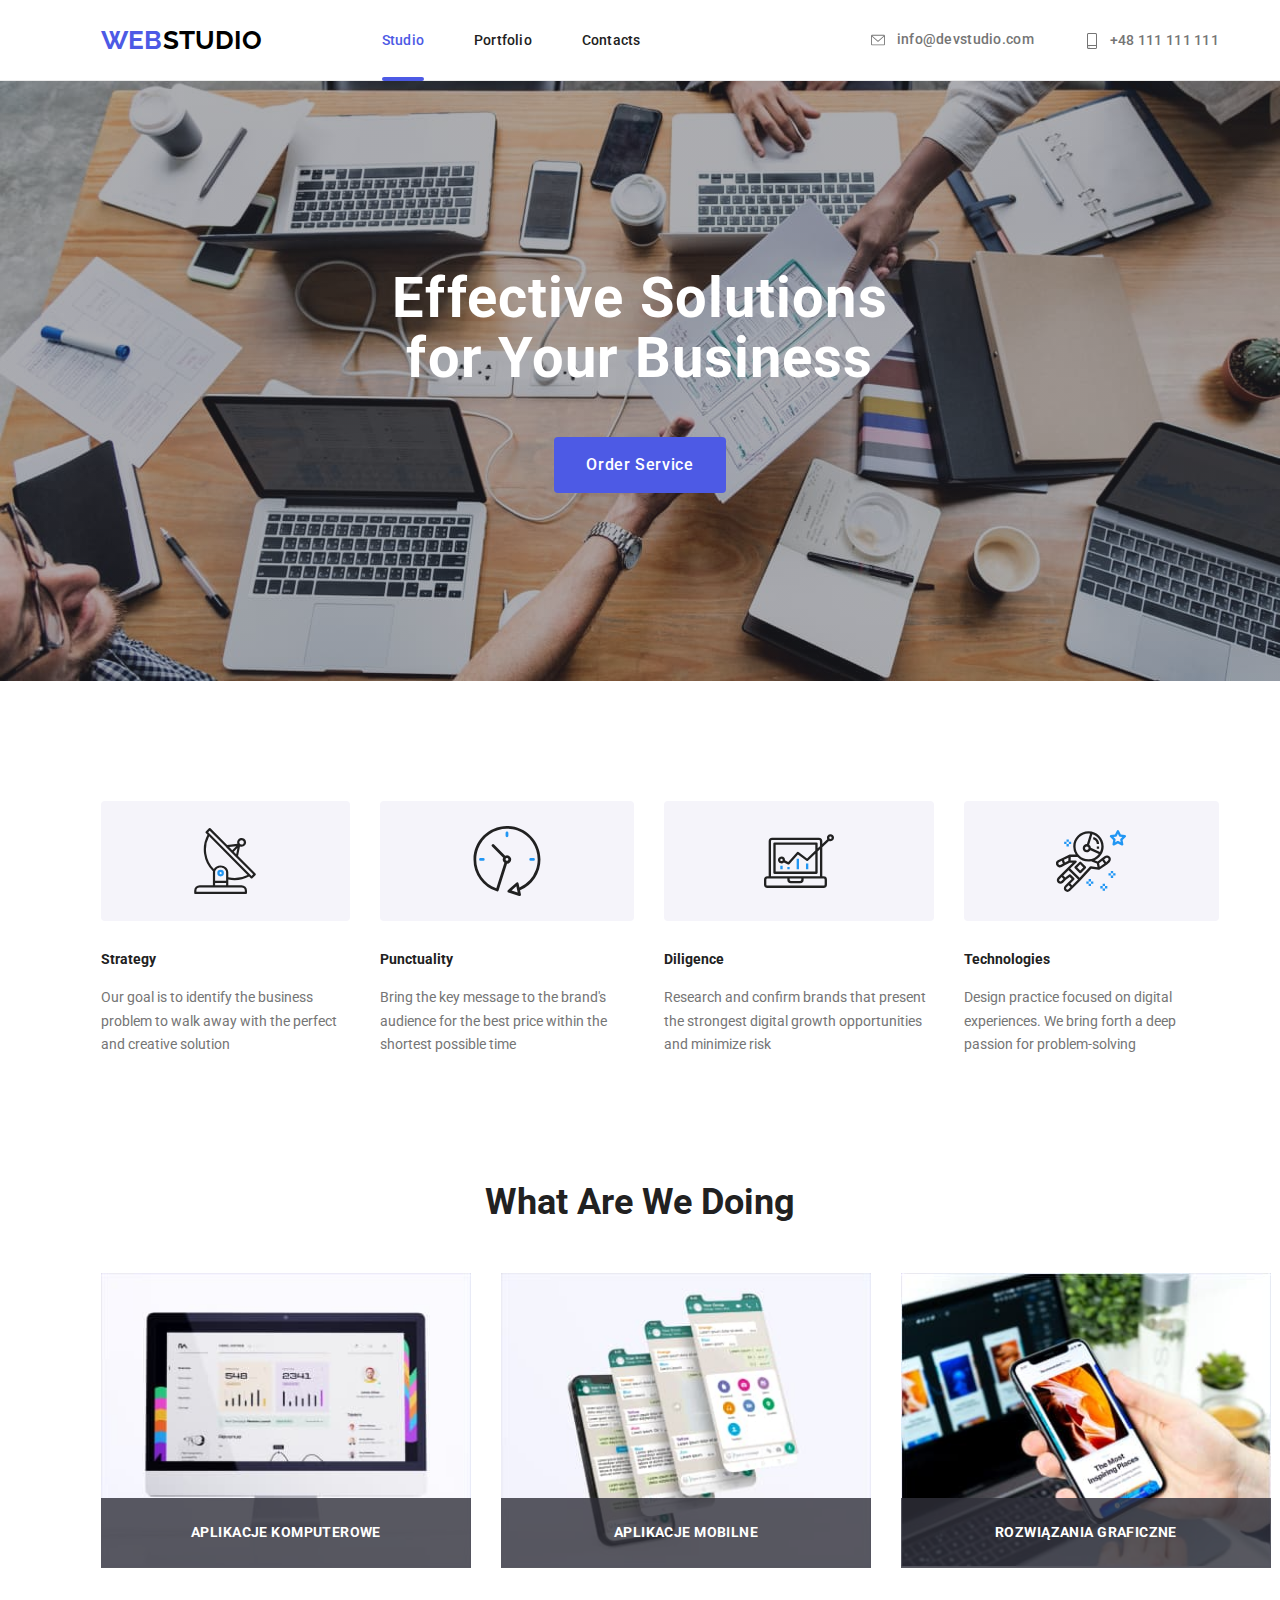
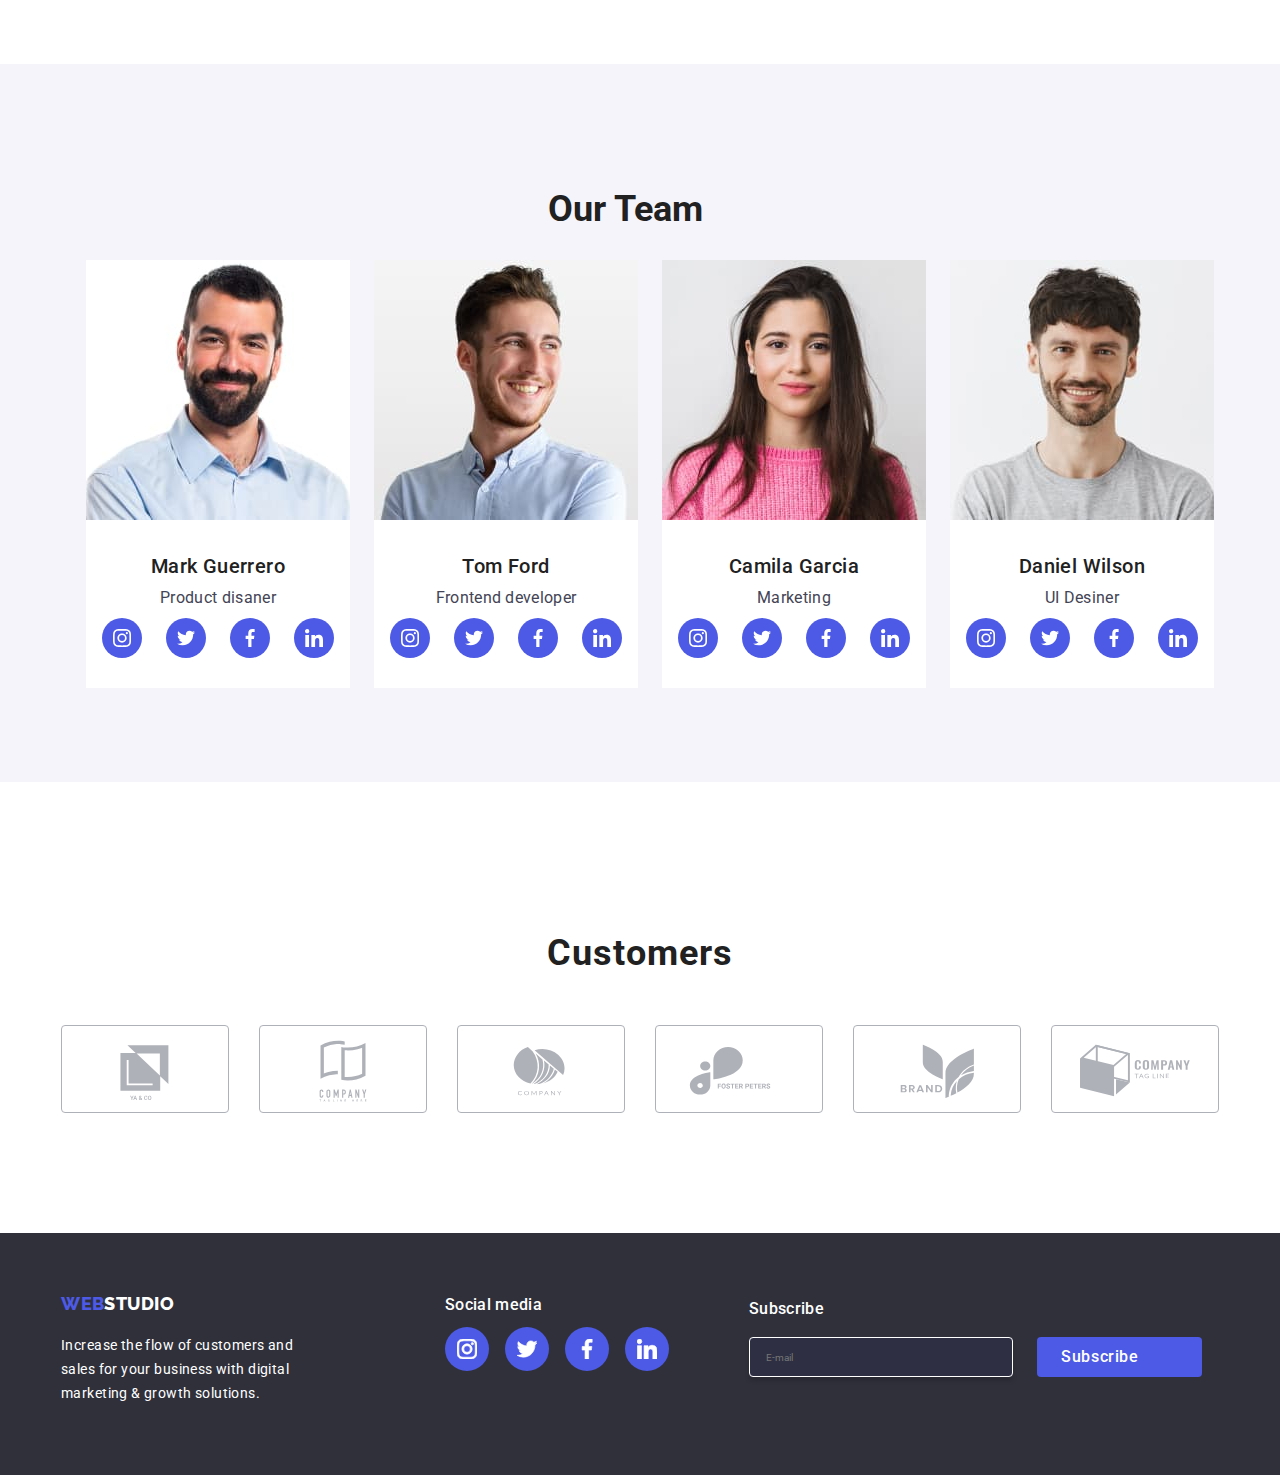
<file: index.html>
<!DOCTYPE html>
<html lang="pl">
  <head>
    <meta charset="UTF-8" />
    <meta http-equiv="X-UA-Compatible" content="IE=edge" />
    <meta name="viewport" content="width=device-width, initial-scale=1.0" />

    <title>Zadanie domowe 1 GOIT Polska</title>

    <link rel="stylesheet" href="./css/styles.css" />
    <link rel="stylesheet" href="./css/modern-normalize.css" />
    <link rel="preconnect" href="https://fonts.googleapis.com" />
    <link rel="preconnect" href="https://fonts.gstatic.com" crossorigin />
    <link
      href="https://fonts.googleapis.com/css2?family=Raleway:wght@700&family=Roboto:wght@400;500;700;900&display=swap"
      rel="stylesheet"
    />
  </head>

  <body>
    <header class="borders">
      <nav class="container menu">
        <ul class="nv">
          <li>
            <a class="main-page-logo" href="./index.html"
              ><span class="weblogo">WEB</span>STUDIO</a
            >
          </li>
          <li>
            <a class="link-nv nav-active" href="./index.html">Studio</a>
          </li>
          <li>
            <a class="link-nv" href="./portfolio.html">Portfolio</a>
          </li>
          <li>
            <a class="link-nv" href="">Contacts</a>
          </li>
        </ul>
        <ul class="kl">
          <li>
            <a class="link-kl" href="mailto:info@devstudio.com">
              <svg class="envelope-icon" width="18px" height="14px">
                <use href="images/icons.svg#icon-envelope"></use>
              </svg>
              info@devstudio.com</a
            >
          </li>
          <li>
            <a class="link-phone" href="tel:+48111111111">
              <svg class="smartphone-icon" width="16px" height="18px">
                <use href="images/icons.svg#icon-smartphone"></use>
              </svg>
              +48 111 111 111
            </a>
          </li>
        </ul>
      </nav>
    </header>
    <main>
      <section class="hero-image">
        <div class="container">
          <h1 class="title">Effective Solutions for Your Business</h1>
          <button type="button" class="hero-button" data-modal-open>
            Order Service
          </button>
        </div>
      </section>
      <div>
        <ul class="section container lorem-one">
          <li>
            <div class="background-icons-index">
              <svg class="icon-antenna" width="66px" height="70px">
                <use href="images/icons.svg#icon-antenna-1"></use>
              </svg>
            </div>
            <h4 class="lorem-ipsum">Strategy</h4>
            <p class="lorem-dolor">
              Our goal is to identify the business problem to walk away with the
              perfect and creative solution
            </p>
          </li>
          <li>
            <div class="background-icons-index">
              <svg class="icon-clock" width="70px" height="70px">
                <use href="images/icons.svg#icon-clock-1"></use>
              </svg>
            </div>
            <h4 class="lorem-ipsum">Punctuality</h4>
            <p class="lorem-dolor">
              Bring the key message to the brand's audience for the best price
              within the shortest possible time
            </p>
          </li>
          <li>
            <div class="background-icons-index">
              <svg class="icon-diagram" width="70px" height="70px">
                <use href="images/icons.svg#icon-diagram-1"></use>
              </svg>
            </div>
            <h4 class="lorem-ipsum">Diligence</h4>
            <p class="lorem-dolor">
              Research and confirm brands that present the strongest digital
              growth opportunities and minimize risk
            </p>
          </li>
          <li>
            <div class="background-icons-index">
              <svg class="astronaut" width="70px" height="70px">
                <use href="images/icons.svg#icon-astronaut-1"></use>
              </svg>
            </div>
            <h4 class="lorem-ipsum">Technologies</h4>
            <p class="lorem-dolor">
              Design practice focused on digital experiences. We bring forth a
              deep passion for problem-solving
            </p>
          </li>
        </ul>
      </div>
      <section>
        <div class="container">
          <h2 class="one-title">What Are We Doing</h2>
          <ul class="image-one">
            <li class="img-list">
              <img src="images/img1.jpg" alt="1" width="370" height="294" />
              <p class="img-description">Aplikacje komputerowe</p>
            </li>
            <li class="img-list">
              <img src="images/img2.jpg" alt="2" width="370" height="294" />
              <p class="img-description">Aplikacje mobilne</p>
            </li>
            <li class="img-list">
              <img src="images/img3.jpg" alt="3" width="370" height="294" />
              <p class="img-description">Rozwiązania graficzne</p>
            </li>
          </ul>
        </div>
      </section>
      <section class="ourpeoples">
        <h2 class="ourteam">Our Team</h2>
        <ul class="fantastic-four container">
          <li class="backg">
            <img
              src="images/img1.1.jpg"
              alt="Product disaner"
              width="264"
              height="260"
            />
            <h4 class="nameone">Mark Guerrero</h4>
            <p class="working">Product disaner</p>
            <ul class="icons-team-index">
              <li class="team-icons-four">
                <a href="#"></a>
                <svg class="icon-color" width="18px" height="18px">
                  <use href="images/icons.svg#icon-instagram-2"></use>
                </svg>
              </li>
              <li class="team-icons-four">
                <a href="#"></a>
                <svg class="icon-color" width="18px" height="18px">
                  <use href="images/icons.svg#icon-twitter-1"></use>
                </svg>
              </li>
              <li class="team-icons-four">
                <a href="#"></a>
                <svg class="icon-color" width="18px" height="18px">
                  <use href="images/icons.svg#icon-facebook-1"></use>
                </svg>
              </li>
              <li class="team-icons-four">
                <a href="#"></a>
                <svg class="icon-color" width="18px" height="18px">
                  <use href="images/icons.svg#icon-linkedin-1"></use>
                </svg>
              </li>
            </ul>
          </li>
          <li class="backg">
            <img
              src="images/img1.2.jpg"
              alt="Frontend developer"
              width="264"
              height="260"
            />
            <h4 class="nameone">Tom Ford</h4>
            <p class="working">Frontend developer</p>
            <ul class="icons-team-index">
              <li class="team-icons-four">
                <a href="#"></a>
                <svg class="icon-color" width="18px" height="18px">
                  <use href="images/icons.svg#icon-instagram-2"></use>
                </svg>
              </li>
              <li class="team-icons-four">
                <a href="#"></a>
                <svg class="icon-color" width="18px" height="18px">
                  <use href="images/icons.svg#icon-twitter-1"></use>
                </svg>
              </li>
              <li class="team-icons-four">
                <a href="#"></a>
                <svg class="icon-color" width="18px" height="18px">
                  <use href="images/icons.svg#icon-facebook-1"></use>
                </svg>
              </li>
              <li class="team-icons-four">
                <a href="#"></a>
                <svg class="icon-color" width="18px" height="18px">
                  <use href="images/icons.svg#icon-linkedin-1"></use>
                </svg>
              </li>
            </ul>
          </li>
          <li class="backg">
            <img
              src="images/img1.3.jpg"
              alt="Marketing"
              width="264"
              height="260"
            />
            <h4 class="nameone">Camila Garcia</h4>
            <p class="working">Marketing</p>
            <ul class="icons-team-index">
              <li class="team-icons-four">
                <a href="#"></a>
                <svg class="icon-color" width="18px" height="18px">
                  <use href="images/icons.svg#icon-instagram-2"></use>
                </svg>
              </li>
              <li class="team-icons-four">
                <a href="#"></a>
                <svg class="icon-color" width="18px" height="18px">
                  <use href="images/icons.svg#icon-twitter-1"></use>
                </svg>
              </li>
              <li class="team-icons-four">
                <a href="#"></a>
                <svg class="icon-color" width="18px" height="18px">
                  <use href="images/icons.svg#icon-facebook-1"></use>
                </svg>
              </li>
              <li class="team-icons-four">
                <a href="#"></a>
                <svg class="icon-color" width="18px" height="18px">
                  <use href="images/icons.svg#icon-linkedin-1"></use>
                </svg>
              </li>
            </ul>
          </li>
          <li class="backg">
            <img
              src="images/img1.4.jpg"
              alt="UI Desiner"
              width="264"
              height="260"
            />
            <h4 class="nameone">Daniel Wilson</h4>
            <p class="working">UI Desiner</p>
            <ul class="icons-team-index">
              <li class="team-icons-four">
                <a href="#"></a>
                <svg class="icon-color" width="18px" height="18px">
                  <use href="images/icons.svg#icon-instagram-2"></use>
                </svg>
              </li>
              <li class="team-icons-four">
                <a href="#"></a>
                <svg class="icon-color" width="18px" height="18px">
                  <use href="images/icons.svg#icon-twitter-1"></use>
                </svg>
              </li>
              <li class="team-icons-four">
                <a href="#"></a>
                <svg class="icon-color" width="18px" height="18px">
                  <use href="images/icons.svg#icon-facebook-1"></use>
                </svg>
              </li>
              <li class="team-icons-four">
                <a href="#"></a>
                <svg class="icon-color" width="18px" height="18px">
                  <use href="images/icons.svg#icon-linkedin-1"></use>
                </svg>
              </li>
            </ul>
          </li>
        </ul>
      </section>
      <section class="section">
        <h2 class="ourclients">Customers</h2>
        <div class="container clients-margin">
          <div class="clients">
            <a
              href="#"
              class="svg-clients-logo"
              target="_blank"
              rel="noreferrer noopener"
            >
              <svg width="124px" height="124px">
                <use href="./images/icons.svg#icon-logo"></use></svg
            ></a>
          </div>
          <div class="clients">
            <a
              href="#"
              class="svg-clients-logo"
              target="_blank"
              rel="noreferrer noopener"
            >
              <svg width="124px" height="124px">
                <use href="./images/icons.svg#icon-logo-1"></use></svg
            ></a>
          </div>
          <div class="clients">
            <a
              href="#"
              class="svg-clients-logo"
              target="_blank"
              rel="noreferrer noopener"
            >
              <svg width="124px" height="124px">
                <use href="./images/icons.svg#icon-logo-2"></use></svg
            ></a>
          </div>
          <div class="clients">
            <a
              href="#"
              class="svg-clients-logo"
              target="_blank"
              rel="noreferrer noopener"
            >
              <svg width="124px" height="124px">
                <use href="./images/icons.svg#icon-logo-3"></use></svg
            ></a>
          </div>
          <div class="clients">
            <a
              href="#"
              class="svg-clients-logo"
              target="_blank"
              rel="noreferrer noopener"
            >
              <svg width="124px" height="124px">
                <use href="./images/icons.svg#icon-logo-4"></use></svg
            ></a>
          </div>
          <div class="clients">
            <a
              href="#"
              class="svg-clients-logo"
              target="_blank"
              rel="noreferrer noopener"
            >
              <svg width="124px" height="124px">
                <use href="./images/icons.svg#icon-logo-5"></use>
              </svg>
            </a>
          </div>
        </div>
      </section>
    </main>
    <footer class="footer-bg">
      <div class="container footer-wrapper">
        <div>
          <a href="#" class="footer-logo">
            <span class="weblogo">WEB</span>
            <span class="footer-studio">STUDIO</span>
          </a>
          <p class="footer-wawa">
            Increase the flow of customers and sales for your business with
            digital marketing & growth solutions.
          </p>
        </div>
        <div class="socjal">
          <a class="socjal-title">Social media</a>
          <ul class="icons-group-footer">
            <li class="icons-list-footer">
              <a href="#"></a>
              <svg class="icon-instagram-socjal" width="20px" height="20px">
                <use href="images/icons.svg#icon-instagram-2"></use>
              </svg>
            </li>
            <li class="icons-list-footer">
              <a href="#"></a>
              <svg class="icon-twitter-footer" width="20px" height="20px">
                <use href="images/icons.svg#icon-twitter-1"></use>
              </svg>
            </li>
            <li class="icons-list-footer">
              <a href="#"></a>
              <svg class="icon-facebook-footer" width="20px" height="20px">
                <use href="images/icons.svg#icon-facebook-1"></use>
              </svg>
            </li>
            <li class="icons-list-footer">
              <a href="#"></a>
              <svg class="icon-linkedin-footer" width="20px" height="20px">
                <use href="images/icons.svg#icon-linkedin-1"></use>
              </svg>
            </li>
          </ul>
        </div>
        <div class="footer-subscribe">
          <p class="footer-subscribe-title">Subscribe</p>
          <form name="subscribe-form" class="subscribe-form">
            <input
              class="email-input"
              type="email"
              name="email"
              placeholder="E-mail"
              required
            />
            <button class="subscribe-button" type="submit">
              <span>Subscribe</span>
              <svg width="24" height="24">
                <use href="./images/icons.svg#icon-Frame-3" />
              </svg>
            </button>
          </form>
        </div>
      </div>
    </footer>
    <!--okno modalne-->
    <div class="backdrop is-hidden" data-modal>
      <div class="modal">
        <button type="button" class="close-btn" data-modal-close>
          <svg class="centerx-one" width="16px" height="16px">
            <use href="./images/icons.svg#icon-close-black-18dp-2-1"></use>
          </svg>
        </button>
        <p class="order-form-name">
          Leave your contacts and we will call you back
        </p>
        <!--Name-->
        <label for="user-name-one" class="form-label">Name</label>
        <div class="order_position">
          <svg width="18px" height="18px" class="order-form-icon">
            <use href="./images/icons.svg#icon-person-black-18dp-1"></use>
          </svg>
          <input
            id="user-name"
            name="user-name"
            class="order_name"
            pattern="^[A-Za-z\s\-']{1,50}$"
            required
          />
        </div>
        <!--Phone-->
        <label for="user-name-one" class="form-label-one">Phone</label>
        <div class="order_position">
          <svg width="18px" height="24px" class="order-form-icon-one">
            <use href="./images/icons.svg#icon-phone-black-18dp-1"></use>
          </svg>
          <input
            type="number"
            name="phone_number"
            required
            type="tel"
            name="phone_number"
            id="user-phone"
            name="user-phone"
            class="order_name"
            required
          />
        </div>
        <!--Email-->
        <label for="user-name-one" class="form-label-two">Email</label>
        <div class="order_position">
          <svg width="18px" height="24px" class="order-form-icon-two">
            <use href="./images/icons.svg#icon-email-black-18dp-1"></use>
          </svg>
          <input
            id="user-email"
            name="user-email"
            class="order_name"
            required
          />
        </div>
        <!--Comment -->
        <label for="comment" class="form-label">Comment</label>
        <div class="order_position">
          <textarea
            id="comment"
            name="comment"
            placeholder="Text input"
            style="resize: none"
            spellcheck="true"
            class="order-form-textarea"
          ></textarea>
        </div>
        <!-- Checkbox - agreements -->
        <label for="user-agreements" class="checkbox">
          <input
            id="user-agreements"
            type="checkbox"
            name="policy"
            class="checkbox-input"
            required
          />
          <div class="checkbox-icon">
            <svg class="checkbox-icon-tick" width="16px" height="16px">
              <use href="./images/icons.svg#icon-checkbox"></use>
            </svg>
            <p class="checkbox-text">
              I accept the terms and conditions of the
              <a href="#" class="checkbox-links"> Privacy Policy</a>
            </p>
          </div>
        </label>
        <!-- Button -->
        <button type="submit" class="order-button">Send</button>
      </div>
    </div>
    <script src="./js/modal.js"></script>
  </body>
</html>
</file>
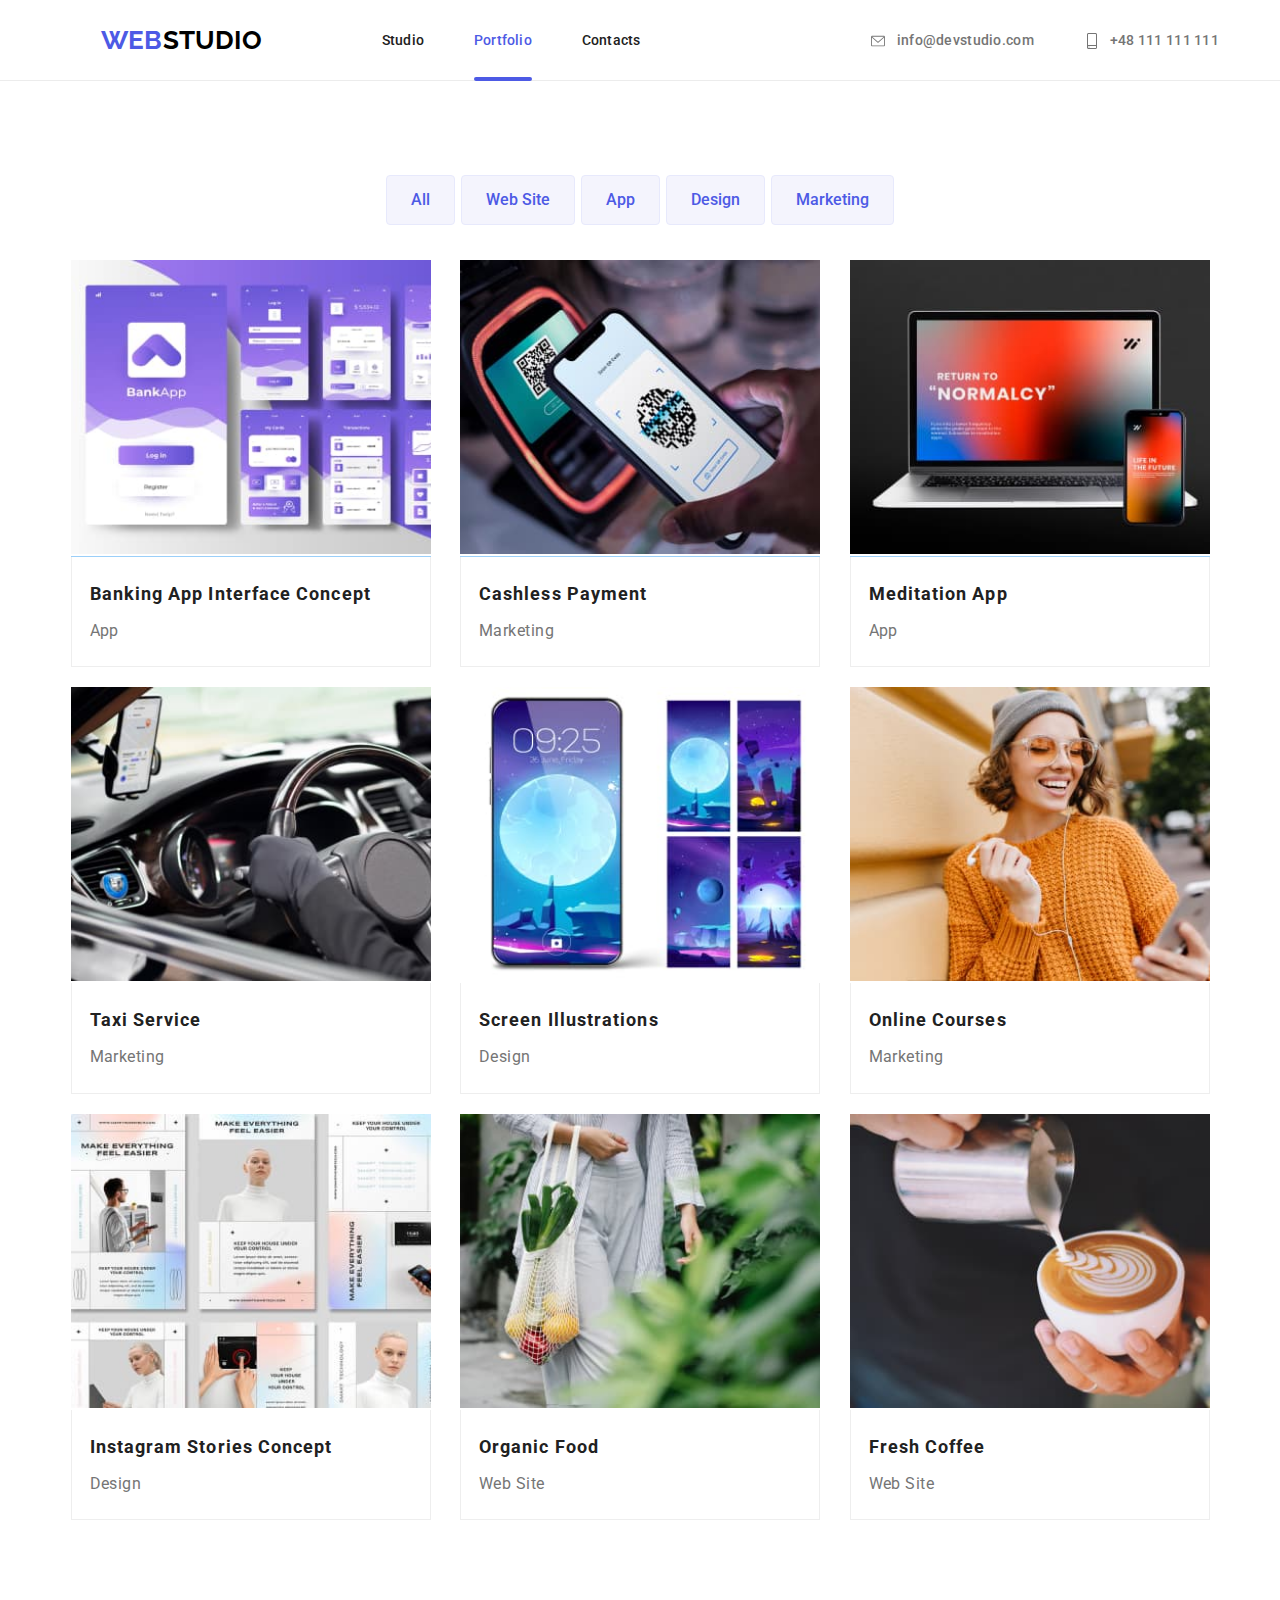
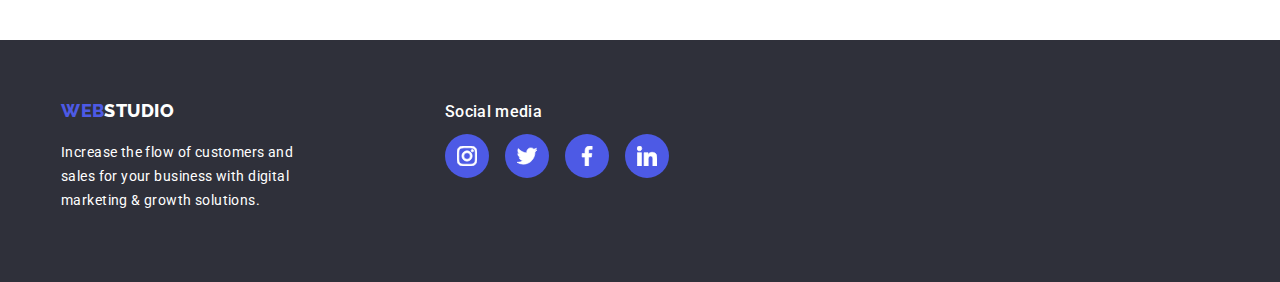
<file: portfolio.html>
<!DOCTYPE html>
<html lang="pl">
  <head>
    <meta charset="UTF-8" />
    <meta http-equiv="X-UA-Compatible" content="IE=edge" />
    <meta name="viewport" content="width=device-width, initial-scale=1.0" />

    <title>Zadanie domowe 1 GOIT Polska</title>

    <link rel="stylesheet" href="./css/styles.css" />
    <link rel="stylesheet" href="./css/modern-normalize.css" />
    <link rel="preconnect" href="https://fonts.googleapis.com" />
    <link rel="preconnect" href="https://fonts.gstatic.com" crossorigin />
    <link
      href="https://fonts.googleapis.com/css2?family=Raleway:wght@700&family=Roboto:wght@400;500;700;900&display=swap"
      rel="stylesheet"
    />
  </head>

  <body>
    <header class="borders">
      <nav class="container menu">
        <ul class="nv">
          <li>
            <a class="main-page-logo" href="./index.html"
              ><span class="weblogo">WEB</span>STUDIO</a
            >
          </li>
          <li>
            <a class="link-nv" href="./index.html">Studio</a>
          </li>
          <li>
            <a class="link-nv nav-active" href="./portfolio.html">Portfolio</a>
          </li>
          <li>
            <a class="link-nv" href="">Contacts</a>
          </li>
        </ul>
        <ul class="kl">
          <li>
            <a class="link-kl" href="mailto:info@devstudio.com">
              <svg class="envelope-icon" width="18px" height="14px">
                <use href="images/icons.svg#icon-envelope"></use>
              </svg>
              info@devstudio.com</a
            >
          </li>
          <li>
            <a class="link-kl" href="tel:+48111111111">
              <svg class="smartphone-icon" width="16px" height="16px">
                <use href="images/icons.svg#icon-smartphone"></use>
              </svg>
              +48 111 111 111
            </a>
          </li>
        </ul>
      </nav>
    </header>
    <section class="calosc">
      <div class="flexo">
        <button class="pointer">All</button>
        <button class="pointer">Web Site</button>
        <button class="pointer">App</button>
        <button class="pointer">Design</button>
        <button class="pointer">Marketing</button>
      </div>
    </section>

    <section class="container">
      <ul class="fotki">
        <li class="backfocus">
          <figure class="card-portfolio">
            <div class="box-to-overlay">
              <img
                src="images/img2.1.jpg"
                alt="Banking App"
                width="370"
                height="294"
              />
              <div class="overlay">
                <p>
                  Technocrack jest popularną platformą wykorzystywaną do
                  rozpowszechniania koronawirusa. Firmy wykorzystują tę
                  platformę do celów szpiegowskich i ataków na niezabezpieczone
                  serwery konkurencji
                </p>
              </div>
            </div>
            <figcaption class="backdescription">
              <h4 class="name-one">Banking App Interface Concept</h4>
              <p class="figcaptionname">App</p>
            </figcaption>
          </figure>
        </li>
        <li class="backfocus">
          <figure class="card-portfolio">
            <div class="box-to-overlay">
              <img
                src="images/img2.2.jpg"
                alt="Cashless Payment"
                width="370"
                height="294"
              />
              <div class="overlay">
                <p>
                  Technocrack jest popularną platformą wykorzystywaną do
                  rozpowszechniania koronawirusa. Firmy wykorzystują tę
                  platformę do celów szpiegowskich i ataków na niezabezpieczone
                  serwery konkurencji
                </p>
              </div>
            </div>
            <figcaption class="backdescription">
              <h4 class="name-one">Cashless Payment</h4>
              <p class="figcaptionname">Marketing</p>
            </figcaption>
          </figure>
        </li>
        <li class="backfocus">
          <figure class="card-portfolio">
            <div class="box-to-overlay">
              <img
                src="images/img2.3.jpg"
                alt="Meditation"
                width="370"
                height="294"
              />
              <div class="overlay">
                <p>
                  Technocrack jest popularną platformą wykorzystywaną do
                  rozpowszechniania koronawirusa. Firmy wykorzystują tę
                  platformę do celów szpiegowskich i ataków na niezabezpieczone
                  serwery konkurencji
                </p>
              </div>
            </div>
            <figcaption class="backdescription">
              <h4 class="name-one">Meditation App</h4>
              <p class="figcaptionname">App</p>
            </figcaption>
          </figure>
        </li>
        <li class="backfocus">
          <figure class="card-portfolio">
            <div class="box-to-overlay">
              <img
                src="images/img2.4.jpg"
                alt="Taxi Service"
                width="370"
                height="294"
              />
              <div class="overlay">
                <p>
                  Technocrack jest popularną platformą wykorzystywaną do
                  rozpowszechniania koronawirusa. Firmy wykorzystują tę
                  platformę do celów szpiegowskich i ataków na niezabezpieczone
                  serwery konkurencji
                </p>
              </div>
            </div>
            <figcaption class="backdescription">
              <h4 class="name-one">Taxi Service</h4>
              <p class="figcaptionname">Marketing</p>
            </figcaption>
          </figure>
        </li>
        <li class="backfocus">
          <figure class="card-portfolio">
            <div class="box-to-overlay">
              <img
                src="images/img2.5.jpg"
                alt="Screen Illustrations"
                width="370"
                height="294"
              />
              <div class="overlay">
                <p>
                  Technocrack jest popularną platformą wykorzystywaną do
                  rozpowszechniania koronawirusa. Firmy wykorzystują tę
                  platformę do celów szpiegowskich i ataków na niezabezpieczone
                  serwery konkurencji
                </p>
              </div>
            </div>
            <figcaption class="backdescription">
              <h4 class="name-one">Screen Illustrations</h4>
              <p class="figcaptionname">Design</p>
            </figcaption>
          </figure>
        </li>
        <li class="backfocus">
          <figure class="card-portfolio">
            <div class="box-to-overlay">
              <img
                src="images/img2.6.jpg"
                alt="Online Courses"
                width="370"
                height="294"
              />
              <div class="overlay">
                <p>
                  Technocrack jest popularną platformą wykorzystywaną do
                  rozpowszechniania koronawirusa. Firmy wykorzystują tę
                  platformę do celów szpiegowskich i ataków na niezabezpieczone
                  serwery konkurencji
                </p>
              </div>
            </div>
            <figcaption class="backdescription">
              <h4 class="name-one">Online Courses</h4>
              <p class="figcaptionname">Marketing</p>
            </figcaption>
          </figure>
        </li>
        <li class="backfocus">
          <figure class="card-portfolio">
            <div class="box-to-overlay">
              <img
                src="images/img2.7.jpg"
                alt="Instagram"
                width="370"
                height="294"
              />
              <div class="overlay">
                <p>
                  Technocrack jest popularną platformą wykorzystywaną do
                  rozpowszechniania koronawirusa. Firmy wykorzystują tę
                  platformę do celów szpiegowskich i ataków na niezabezpieczone
                  serwery konkurencji
                </p>
              </div>
            </div>
            <figcaption class="backdescription">
              <h4 class="name-one">Instagram Stories Concept</h4>
              <p class="figcaptionname">Design</p>
            </figcaption>
          </figure>
        </li>
        <li class="backfocus">
          <figure class="card-portfolio">
            <div class="box-to-overlay">
              <img
                src="images/img2.8.jpg"
                alt="Food"
                width="370"
                height="294"
              />
              <div class="overlay">
                <p>
                  Technocrack jest popularną platformą wykorzystywaną do
                  rozpowszechniania koronawirusa. Firmy wykorzystują tę
                  platformę do celów szpiegowskich i ataków na niezabezpieczone
                  serwery konkurencji
                </p>
              </div>
            </div>
            <figcaption class="backdescription">
              <h4 class="name-one">Organic Food</h4>
              <p class="figcaptionname">Web Site</p>
            </figcaption>
          </figure>
        </li>
        <li class="backfocus">
          <figure class="card-portfolio">
            <div class="box-to-overlay">
              <img
                src="images/img2.9.jpg"
                alt="Coffee"
                width="370"
                height="294"
              />
              <div class="overlay">
                <p>
                  Technocrack jest popularną platformą wykorzystywaną do
                  rozpowszechniania koronawirusa. Firmy wykorzystują tę
                  platformę do celów szpiegowskich i ataków na niezabezpieczone
                  serwery konkurencji
                </p>
              </div>
            </div>
            <figcaption class="backdescription">
              <h4 class="name-one">Fresh Coffee</h4>
              <p class="figcaptionname">Web Site</p>
            </figcaption>
          </figure>
        </li>
      </ul>
    </section>
    <footer class="footer-bg">
      <div class="container footer-wrapper">
        <div>
          <a class="footer-logo">
            <span class="weblogo">WEB</span>
            <span class="footer-studio">STUDIO</span>
          </a>
          <p class="footer-wawa">
            Increase the flow of customers and sales for your business with
            digital marketing & growth solutions.
          </p>
        </div>
        <div class="socjal">
          <a class="socjal-title">Social media</a>
          <ul class="icons-group-footer">
            <li class="icons-list-footer">
              <svg class="icon-instagram-socjal" width="20px" height="20px">
                <use href="images/icons.svg#icon-instagram-2"></use>
              </svg>
            </li>
            <li class="icons-list-footer">
              <svg class="icon-twitter-footer" width="20px" height="20px">
                <use href="images/icons.svg#icon-twitter-1"></use>
              </svg>
            </li>
            <li class="icons-list-footer">
              <svg class="icon-facebook-footer" width="20px" height="20px">
                <use href="images/icons.svg#icon-facebook-1"></use>
              </svg>
            </li>
            <li class="icons-list-footer">
              <svg class="icon-linkedin-footer" width="20px" height="20px">
                <use href="images/icons.svg#icon-linkedin-1"></use>
              </svg>
            </li>
          </ul>
        </div>
      </div>
    </footer>
    <script src="./js/modal.js"></script>
  </body>
</html>
</file>
<file: css/styles.css>
:root {
  --background: #ffffff;
  --color-text: #212121;
  --color-text-secondary: #ffffff;
  --color-text-info: #757575;
  --selected-text: #4d5ae5;
  --default-time: 250ms;
  --default-timing-function: cubic-bezier(0.4, 0, 0.2, 1);
  --iris: #4d5ae5;
}

html {
  font-size: 10px;
}

body {
  font-family: "Roboto", sans-serif;
  background: var(--background);
  color: var(--color-text);
  max-width: 1600px;
  padding: 0;
  margin: 0;
}

ul {
  list-style-type: none;
}

a {
  text-decoration: none;
}

h1 {
  font-weight: 900;
  font-size: 4.4rem;
  line-height: 1.4;
  letter-spacing: 0.06em;
  color: var(--color-text-secondary);
  width: 696px;
  top: 280px;
  margin: 0 auto;
}

.section {
  padding-block: 120px;
}
.container {
  width: 1158px;
  margin: 0 auto;
}

.borders {
  border-bottom: 1px solid #ececec;
}

.menu {
  display: flex;
  align-items: center;
  justify-content: space-between;
  letter-spacing: 0.02em;
  margin-top: 16px;
  margin-bottom: 14px;
}

.nv {
  display: flex;
  justify-content: flex-start;
  align-items: center;
  gap: 50px;
}

.kl {
  display: flex;
  justify-content: flex-end;
  gap: 50px;
}

.main-page-logo {
  color: #000000;
  font-family: Raleway;
  font-weight: 700;
  font-size: 26px;
  margin-right: 70px;
  margin-top: 60px;
}

.weblogo {
  color: var(--selected-text);
}

.link-nv {
  font-weight: 500;
  font-size: 14px;
  line-height: 1.14;
  color: #212121;
}

.nav-active {
  position: relative;
  display: flex;
  color: var(--selected-text);
}

.nav-active::after {
  content: "";
  position: absolute;
  background: var(--selected-text);
  width: 100%;
  height: 4px;
  top: 44px;
  border-radius: 2px;
}

.link-kl {
  text-align: center;
  font-weight: 500;
  font-size: 14px;
  line-height: 1.14;
  letter-spacing: 0.02em;
  color: #757575;
  display: flex;
  align-items: center;
}

.link-phone {
  text-align: center;
  font-weight: 500;
  font-size: 14px;
  line-height: 1.14;
  letter-spacing: 0.02em;
  color: #757575;
  display: flex;
  align-items: center;
}

.link-phone:hover,
.link-phone:focus {
  color: var(--selected-text);
  transition-duration: var(--default-time);
  transition-timing-function: var(--default-timing-function);
}

.link-phone:hover .envelope-icon,
.link-phone:focus .envelope-icon,
.link-phone:hover .smartphone-icon,
.link-phone:focus .smartphone-icon {
  fill: var(--selected-text);
  transition-duration: var(--default-time);
  transition-timing-function: var(--default-timing-function);
}

.link-kl:hover,
.link-kl:focus {
  color: var(--selected-text);
  transition-duration: var(--default-time);
  transition-timing-function: var(--default-timing-function);
}

.link-kl:hover .envelope-icon,
.link-kl:focus .envelope-icon,
.link-kl:hover .smartphone-icon,
.link-kl:focus .smartphone-icon {
  fill: var(--selected-text);
  transition-duration: var(--default-time);
  transition-timing-function: var(--default-timing-function);
}

.link-nv:hover,
.link-nv:focus,
.pointer:hover {
  color: var(--selected-text);
  transition-duration: var(--default-time);
  transition-timing-function: var(--default-timing-function);
}

.hero-image {
  background-image: linear-gradient(
      rgba(47, 48, 58, 0.4),
      rgba(47, 48, 58, 0.4)
    ),
    url("../images/header-index.jpg");
  background-size: cover;
  background-repeat: no-repeat;
  padding-bottom: 188px;
  padding-top: 188px;
  text-align: center;
  max-width: 1400px;
  height: 600px;
  margin: 0 auto;
}

.title {
  color: white;
  text-align: center;
  font-size: 56px;
  font-weight: 700;
  line-height: 107.143%;
  letter-spacing: 1.12px;
  margin: 0 auto;
  margin-bottom: 48px;
  width: 496px;
}

.button {
  padding-left: 100px;
}

.hero-button {
  cursor: pointer;
  color: #ffffff;
  background: #4d5ae5;
  font-size: 16px;
  font-weight: 500;
  line-height: 150%;
  letter-spacing: 0.64px;
  font-style: "inherit";
  padding: 16px 32px;
  border-radius: 4px;
  box-shadow: 0px 4px 4px 0px var(--button-shadow);
  border: none;
}

.backdrop {
  position: fixed;
  top: 0;
  left: 0;
  width: 100%;
  height: 100%;
  z-index: 2;
  background-color: rgba(0, 0, 0, 0.2);
  transition: opacity 400ms;
}
.modal {
  position: absolute;
  top: 50%;
  left: 50%;
  transform: translate(-50%, -50%);
  width: 408px;
  height: 584px;
  background-color: var(--background);
  box-shadow: 0px 1px 3px rgba(0, 0, 0, 0.12), 0px 1px 1px rgba(0, 0, 0, 0.14),
    0px 2px 1px rgba(0, 0, 0, 0.2);
  border-radius: 4px;
}
.close-btn {
  display: flex;
  align-items: center;
  position: absolute;
  top: 24px;
  right: 24px;
  width: 24px;
  height: 24px;
  background-color: #e7e9fc;
  border: 1px solid rgba(0, 0, 0, 0.1);
  border-radius: 50%;
}

.is-hidden {
  opacity: 0;
  pointer-events: none;
  transition: opacity 300ms;
  /* visibility: hidden; */
}

.lorem-one {
  display: flex;
  padding-bottom: 94px;
  gap: 30px;
}

.lorem-ipsum {
  font-weight: 700;
  font-size: 14px;
}

.lorem-dolor {
  font-weight: 400;
  font-size: 14px;
  line-height: 1.71;
  margin: 0;
  color: #757575;
}

.one-title {
  text-align: center;
  font-weight: 700;
  font-size: 36px;
  line-height: 42px;
  letter-spacing: 3%;
  color: #212121;
}

.image-one {
  margin-top: 50px;
  display: flex;
  gap: 30px;
}

.img-list {
  position: relative;
}

.img-description {
  position: absolute;
  bottom: -12px; /* chciałam 0 ale nie było wtedy tego cienia od dołu i nie wiem czy w taki sposób ok */
  width: 100%;
  height: 70px;
  background: rgba(47, 48, 58, 0.8);
  color: var(--color-text-secondary);
  display: flex;
  justify-content: center;
  align-items: center;
  font-weight: 700;
  font-size: 1.4rem;
  line-height: 1.1;
  letter-spacing: 0.03em;
  text-transform: uppercase;
}

.ourpeoples {
  background: #f5f4fa;
  padding-top: 94px;
  padding-bottom: 94px;
  padding-right: 30px;
  margin-top: 94px;
}

.ourteam {
  font-weight: 700;
  font-size: 36px;
  line-height: 1.17;
  text-align: center;
  color: #212121;
}

.fantastic-four {
  display: flex;
  gap: 24px;
}

.backg {
  background: #ffffff;
  width: 300px;
}

.nameone {
  font-size: 20px;
  font-style: normal;
  font-weight: 500;
  line-height: 24px; /* 120% */
  letter-spacing: 0.4px;
  text-align: center;
  margin: 32px 0px 8px 0px;
}

.working {
  color: #434455;
  font-size: 16px;
  font-style: normal;
  font-weight: 400;
  line-height: 24px; /* 150% */
  letter-spacing: 0.32px;
  text-align: center;
  margin: 0px 0px 8px 0px;
}

.footer-bg {
  background: #2f303a;
  padding-top: 60px;
  padding-bottom: 60px;
}

.footer-wrapper {
  display: flex;
}

.footer-logo {
  font-family: "Raleway";
  font-size: 18px;
  font-style: normal;
  font-weight: 800;
  line-height: 21px; /* 116.667% */
  letter-spacing: 0.54px;
}

.footer-studio {
  color: #ffffff;
  margin-left: -5px;
}

.footer-wawa {
  font-style: normal; /* usuwa kursywę */
  font-size: 1.4rem;
  line-height: 1.7;
  letter-spacing: 0.03em;
  color: var(--color-text-secondary);
  margin-top: 20px;
  margin-bottom: 9px;
  width: 264px;
}

.linkadress {
  font-style: normal; /* usuwa kursywę */
  font-size: 1.4rem;
  line-height: 1.7;
  letter-spacing: 0.03em;
  text-decoration: none; /* usuwa podkreślenie */
  color: rgba(255, 255, 255, 0.6);
  display: block; /* wyświetla mail i numer jedno pod drugim */
  padding-bottom: 9px;
}

.flexo {
  display: flex;
  justify-content: center;
  gap: 6px;
  margin-top: 94px;
}

.pointer {
  color: var(--iris);
  cursor: pointer;
  font-weight: 500;
  font-size: 16px;
  line-height: 24px;
  background: #f4f4fd;
  border-radius: 4px;
  border: 1px solid #e7e9fc;
  margin-bottom: 25.5px;
  padding: 12px 24px 12px 24px;
}

.flexo button:hover,
.flexo button:focus {
  color: var(--color-text-secondary);
  background-color: var(--selected-text);
  box-shadow: 0px 2px 2px 0px rgba(0, 0, 0, 0.12),
    0px 1px 2px 0px rgba(0, 0, 0, 0.08), 0px 3px 1px 0px rgba(0, 0, 0, 0.1);
}

.fotki {
  display: flex;
  flex-wrap: wrap; /* ustawia odstęp między wierszami i kolumnami */
  justify-content: space-evenly;
  gap: 20px;
  padding: 0;
  margin-bottom: 120px;
}

.backfocus:hover,
.backfocus:focus {
  box-shadow: 1px 4px 6px rgba(0, 0, 0, 0.16), 0px 4px 4px rgba(0, 0, 0, 0.06),
    0px 1px 1px rgba(0, 0, 0, 0.12);
  cursor: pointer;
  transition-duration: var(--default-time);
  transition-timing-function: var(--default-timing-function);
}

.backfocus {
  flex-basis: calc((100% - 90px) / 3); /* ustawia szerokość elementów */
  background-color: var(--background);
}

.card-portfolio {
  display: grid; /* usunęło przerwę między obrazkiem a białym tłem z tekstem poniżej */
  margin: 0;
  width: 360px;
}

.box-to-overlay {
  position: relative;
  overflow: hidden;
}
.overlay {
  position: absolute;
  top: 0;
  left: 0;
  width: 100%;
  height: 100%;
  background-color: rgba(33, 150, 243, 0.9);
  transform: translateY(100%);
  transition-duration: var(--default-time);
  transition-timing-function: var(--default-timing-function);
}

.overlay p {
  font-size: 1.8rem;
  line-height: 1.6;
  letter-spacing: 0.03em;
  color: var(--color-text-secondary);
  margin: 49px 45px 49px 24px;
}
.card-portfolio:hover .overlay {
  transform: translateY(0);
  transition-duration: var(--default-time);
  transition-timing-function: var(--default-timing-function);
}

.name-one {
  font-weight: 700;
  font-size: 18px;
  line-height: 2;
  letter-spacing: 0.06em;
  margin: 0 0 4px 0;
}

.backdescription {
  margin: 0;
  border-right: 1px solid #eee;
  border-bottom: 1px solid #eee;
  border-left: 1px solid #eee;
  padding-right: 18px;
  padding-top: 19px;
  padding-left: 18px;
  text-align: left;
}

.figcaptionname {
  font-weight: 400;
  font-size: 16px;
  line-height: 1.88;
  letter-spacing: 0.03em;
  color: #757575;
  margin: 0 0 20px 0;
}

.envelope-icon,
.smartphone-icon {
  margin-right: 10px;
  fill: #757575;
}

.background-icons-index {
  background: #f5f4fa;
  border-radius: 4px;
  height: 120px;
  display: flex;
  align-items: center;
  justify-content: center;
  margin-bottom: 30px;
}

.icons-team-index {
  display: flex;
  gap: 24px;
  justify-content: center;
  padding: 0;
  margin-bottom: 30px;
}

.team-icons-four {
  width: 40px;
  height: 40px;
  border-radius: 50%;
  background-color: #4d5ae5;
}

.icon-color {
  fill: white;
  margin: 27.27%;
}

.team-icons-four:hover,
.team-icons-four:focus {
  stroke: #ffffff;
  cursor: pointer;
  background-color: #404bbf;
  fill: #ffffff;
  stroke: #ffffff;
  transition-duration: var(--default-time);
  transition-timing-function: var(--default-timing-function);
}

.team-icons-four:hover .icon-color {
  fill: #ffffff;
  transition-duration: var(--default-time);
  transition-timing-function: var(--default-timing-function);
}

/*=============================================*/
.ourclients {
  font-weight: 700;
  font-size: 3.6rem;
  line-height: 1.2;
  letter-spacing: 0.03em;
  text-align: center;
  margin-bottom: 50px;
}

.clients-margin {
  display: flex;
  gap: 30px;
}
.clients {
  width: 168px;
  height: 88px;
  background-color: var(--background);
  display: flex;
  justify-content: center;
  align-items: center;
  border: 1px solid #afb1b8;
  border-radius: 4px;
}
/* ===== ICONS ==== */
.svg-clients-logo {
  fill: #afb1b8;
  margin-top: 8px;
}
.clients:hover,
.clients:focus {
  cursor: pointer;
  border: 1px solid var(--iris);
}
.clients:hover .svg-clients-logo,
.clients:focus .svg-clients-logo {
  fill: var(--iris);
}

/*=============================================*/
.socjal-title {
  color: #ffffff;
  font-size: 16px;
  font-style: normal;
  font-weight: 500;
  line-height: 24px; /* 150% */
  letter-spacing: 0.32px;
  margin-left: 120px;
}

.icon-instagram-socjal,
.icon-twitter-footer,
.icon-facebook-footer,
.icon-linkedin-footer {
  fill: #ffffff;
  margin: 12px;
  stroke: #ffffff;
}

.icons-group-footer {
  display: flex;
  gap: 16px;
  margin-left: 80px;
}

.icons-list-footer {
  height: 44px;
  border-radius: 50%;
  background-color: #4d5ae5;
}

.icons-list-footer:hover {
  cursor: pointer;
  background-color: #31d0aa;
  transition-duration: var(--default-time);
  transition-timing-function: var(--default-timing-function);
}

/*===========MODAL_WINDOW_form===========*/

.order-form-name {
  text-align: center;
  font-family: Roboto;
  font-size: 16px;
  font-style: normal;
  font-weight: 500;
  line-height: 24px; /* 150% */
  letter-spacing: 0.32px;
  padding: 62px 24px 0px 24px;
}

.form-label {
  font-size: 12px;
  font-style: normal;
  font-weight: 400;
  line-height: 14px; /* 116.667% */
  letter-spacing: 0.48px;
  color: #2e2f4266;
  padding: 24px;
}

.form-label-one {
  font-size: 12px;
  font-style: normal;
  font-weight: 400;
  line-height: 14px; /* 116.667% */
  letter-spacing: 0.48px;
  color: #2e2f4266;
  padding: 24px;
}

.form-label-two {
  font-size: 12px;
  font-style: normal;
  font-weight: 400;
  line-height: 14px; /* 116.667% */
  letter-spacing: 0.48px;
  color: #2e2f4266;
  padding: 24px;
}

.order_name {
  width: 360px;
  height: 40px;
  border-radius: 4px;
  border: 1px solid #2e2f4266;
  margin-bottom: 8px;
  padding-left: 38px;
  inset: 16px;
}

.order_position {
  padding: 4px 24px 0px 24px;
  inset: auto 0 8px 16px;
}

.order_position:focus-within {
  fill: var(--iris);
  transition-duration: var(--default-time);
  transition-timing-function: var(--default-timing-function);
}

.order-form-textarea {
  padding-left: 16px;
  padding-top: 8px;
  font-size: 12px;
  font-style: normal;
  font-weight: 400;
  line-height: 14px; /* 116.667% */
  letter-spacing: 0.48px;
  width: 360px;
  height: 120px;
  border-radius: 4px;
  border: 1px solid #2e2f4266;
  margin-bottom: 16px;
}

.order-form-textarea:focus,
.order_name:focus {
  outline: 1px solid var(--selected-text);
  border-radius: 4px;
  transition-duration: var(--default-time);
  transition-timing-function: var(--default-timing-function);
}

.checkbox {
  margin-left: 24px;
}

.checkbox-icon {
  display: flex;
}

.checkbox-text {
  display: flex;
  margin: -16px 25px;
  font-size: 12px;
  font-style: normal;
  font-weight: 400;
  line-height: 14px; /* 116.667% */
  letter-spacing: 0.48px;
}
.checkbox-links {
  margin-left: 4px;
  text-decoration: underline;
}
.checkbox-icon:checked + .form-label-two > .modal-check-icon {
  background-color: var(--active-hover-color);
  fill: #fff;
  border: none;
  border-radius: 2px;
  align-items: center;
  justify-content: center;
  transition: background-color var(--transition);
}

.order-button {
  color: white;
  font-size: 16px;
  font-style: normal;
  font-weight: 500;
  line-height: 24px; /* 150% */
  letter-spacing: 0.64px;
  width: 159px;
  height: 56px;
  background-color: var(--iris);
  border-radius: 4px;
  border: 0;
  background: var(--iris, #4d5ae5);
  box-shadow: 0px 4px 4px 0px rgba(0, 0, 0, 0.15);
  margin-inline: 119px;
}
/*-------------------footer_subscribe-------------------*/

.footer-subscribe {
  margin-top: -12px;
  margin-left: 80px;
}

.footer-subscribe-title {
  display: flex;
  font-size: 16px;
  font-weight: 500;
  line-height: 1.5;
  letter-spacing: 0.32px;
  margin-bottom: 16px;
  color: white;
}

.email-input {
  width: 264px;
  height: 40px;
  border-radius: 4px;
  border: 1px solid var(--white, #fff);
  box-shadow: 0px 4px 4px 0px rgba(0, 0, 0, 0.15);
  background-color: #2e2f42;
  color: white;
  margin-right: 24px;
}
.subscribe-form input:focus {
  outline: none;
  border: 1px solid #404bbf;
  box-shadow: 0px 4px 4px 0px rgba(256, 256, 256, 0.15);
}
.footer-subscribe input {
  padding: 8px 16px;
  color: var(--white);
}
.subscribe-form {
  display: flex;
}
.subscribe-button {
  width: 165px;
  height: 40px;
  border-style: none;
  border-radius: 4px;
  display: inline-flex;
  padding: 8px 24px;
  justify-content: center;
  align-items: center;
  gap: 16px;
  background-color: var(--iris);
  font-family: "Roboto", sans-serif;
  color: white;
  font-weight: 500;
  font-size: 16px;
  line-height: 1.5;
  letter-spacing: 0.64px;
  cursor: pointer;
  transition-property: background-color;
  transition-duration: var(--default-time);
  transition-timing-function: var(--default-timing-function);
}
.subscribe-button:hover,
.subscribe-button:focus {
  background-color: #404bbf;
}

.order-form-icon {
  position: absolute;
  margin: 11px 16px;
}

.order-form-icon-one {
  position: absolute;
  margin: 8px 16px;
}

.order-form-icon-two {
  position: absolute;
  margin: 8px 16px;
}
</file>
